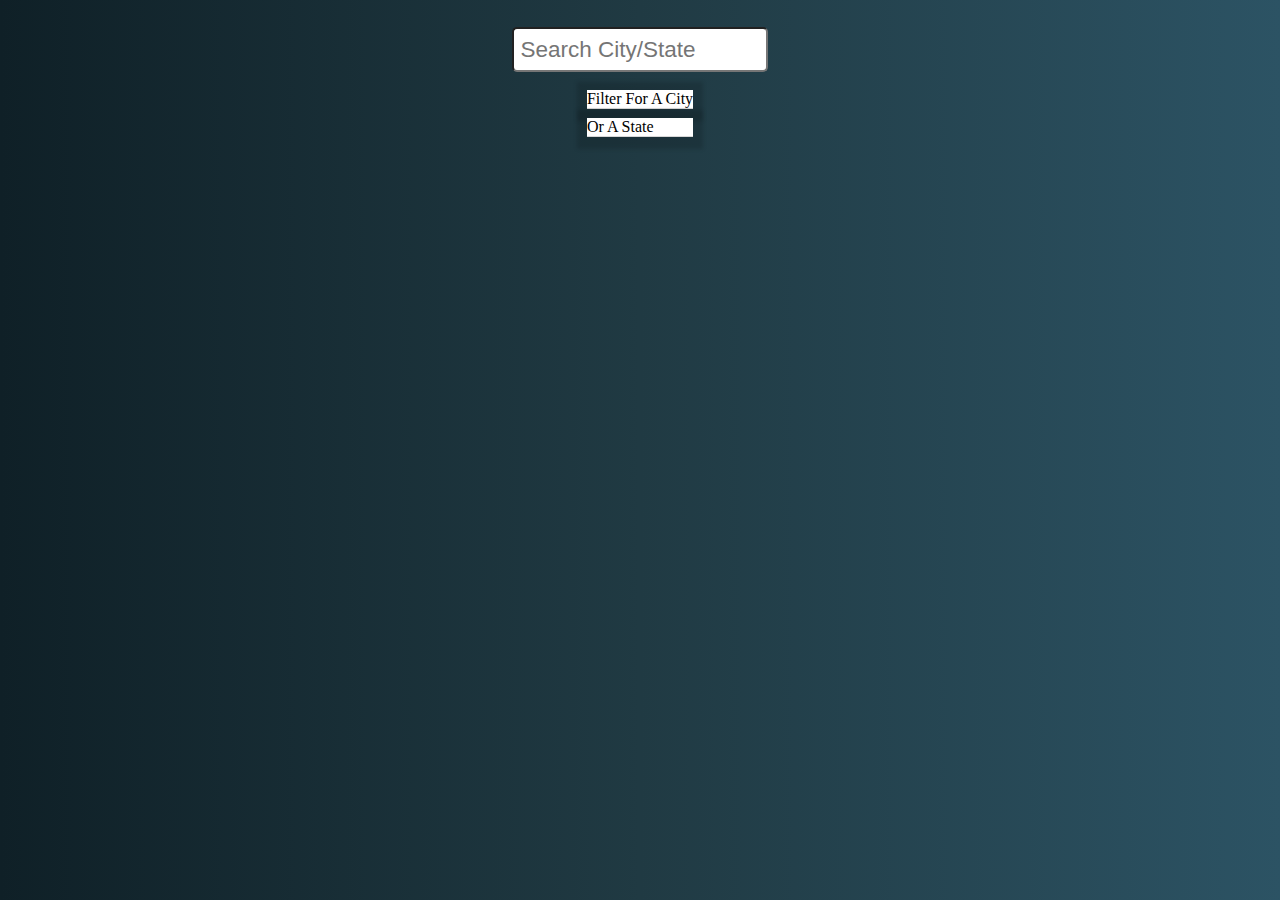
<file: Ajax_TypeAhead/index.html>
<!DOCTYPE html>
<html lang="en">

    <head>
        <meta charset="UTF-8">
        <meta name="viewport" content="width=device-width, initial-scale=1.0">
        <link rel="stylesheet" ` href="style.css">
        <title>AJAX Type Ahead</title>
    </head>

    <body>
        <form class="container">
            <input type="text" placeholder="Search City/State" class="search" />
            <ul class="suggestions">
                <li>Filter for a City</li>
                <li>Or a State</li>
            </ul>
        </form>
        <script src="script.js"></script>
    </body>

</html>
</file>
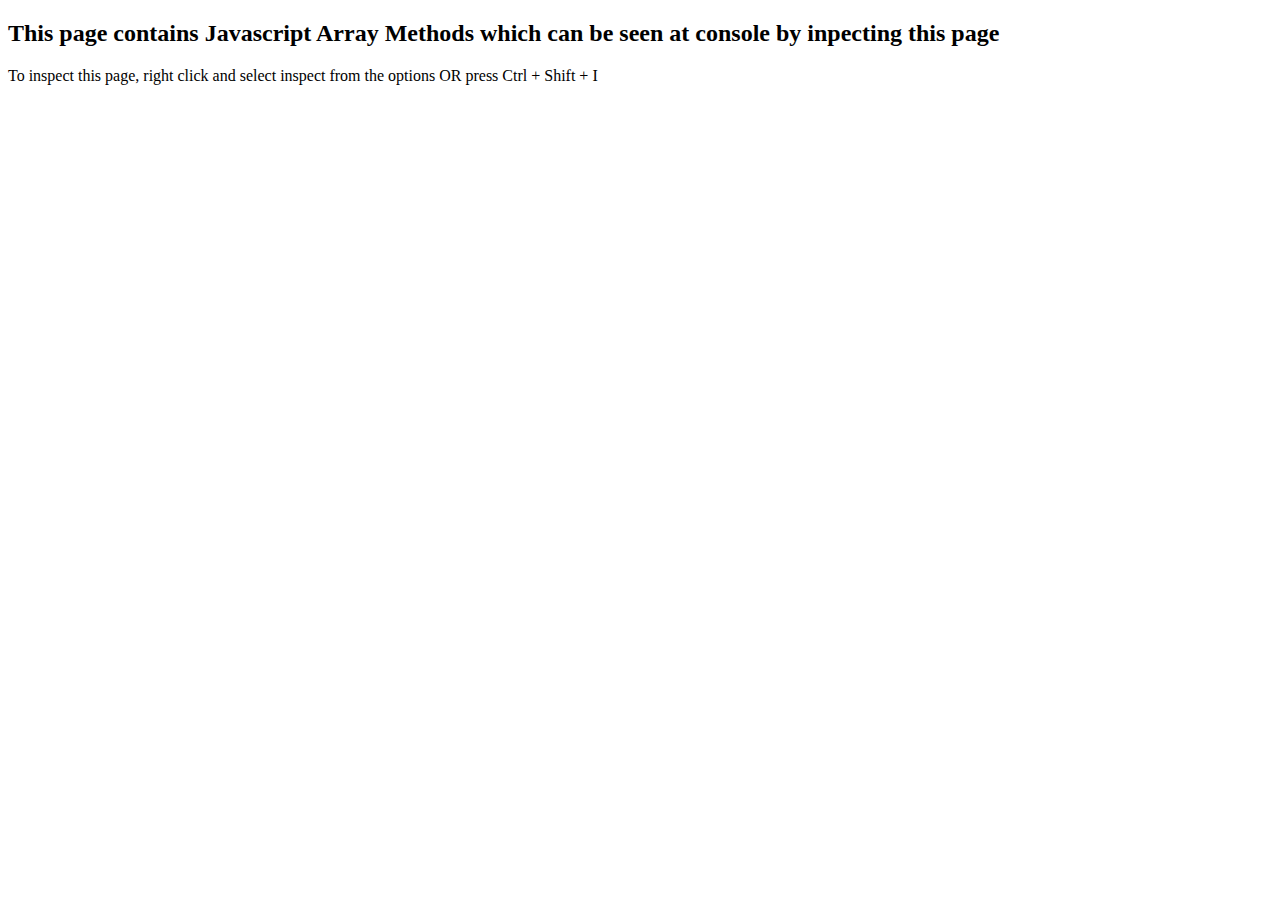
<file: ArrayMethods/index.html>
<!DOCTYPE html>
<html lang="en">

    <head>
        <meta charset="UTF-8">
        <meta name="viewport" content="width=device-width, initial-scale=1.0">
        <title>Array and it's Methods</title>
    </head>

    <body>
        <h2>This page contains Javascript Array Methods which can be seen at console by inpecting this page</h2>
        <p>To inspect this page, right click and select inspect from the options OR press Ctrl + Shift + I </p>

        <script src="script.js"></script>
    </body>

</html>
</file>
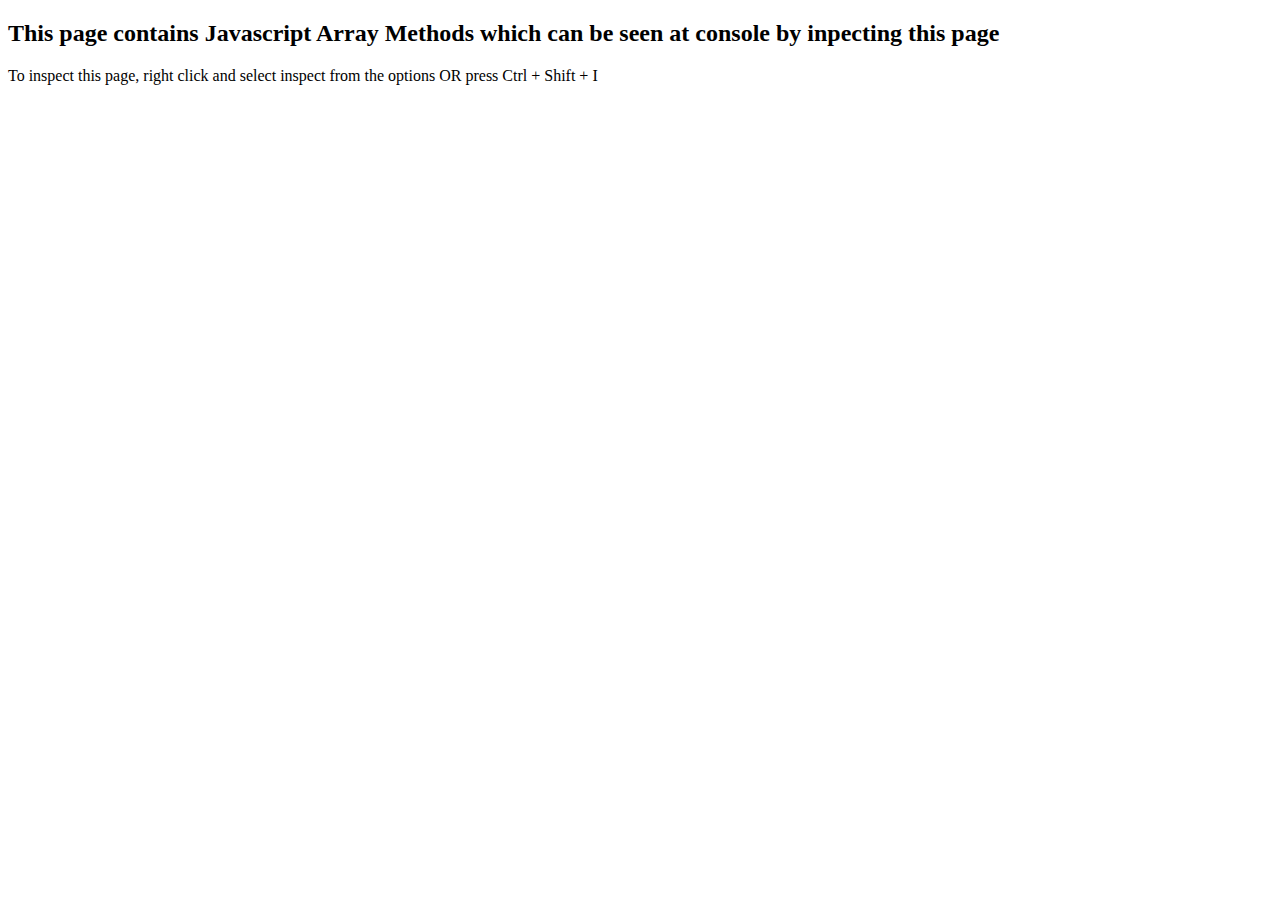
<file: ArrayMethods2/index.html>
<!DOCTYPE html>
<html lang="en">

    <head>
        <meta charset="UTF-8">
        <meta name="viewport" content="width=device-width, initial-scale=1.0">
        <title>Array Methods Part 2</title>
    </head>

    <body>
        <h2>This page contains Javascript Array Methods which can be seen at console by inpecting this page</h2>
        <p>To inspect this page, right click and select inspect from the options OR press Ctrl + Shift + I </p>

        <script src="script.js"></script>
    </body>

</html>
</file>
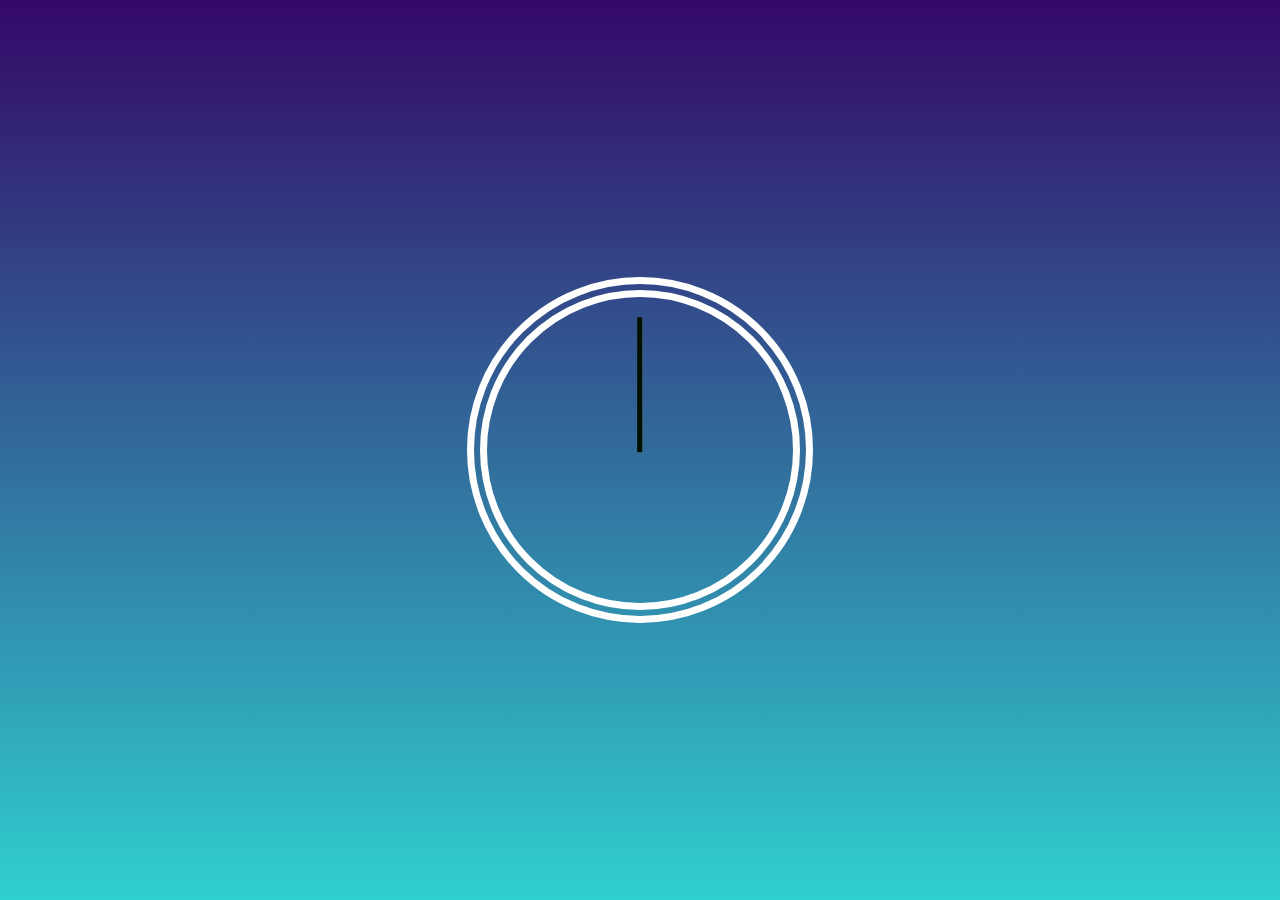
<file: Clock/index.html>
<!DOCTYPE html>
<html lang="en">
<head>
    <meta charset="UTF-8">
    <meta name="viewport" content="width=device-width, initial-scale=1.0">
    <title>Clock</title>
    <link rel="stylesheet" href="style.css">
</head>
<body>
    <div class="clock">
        <div class="clock-face">
            <div class="hand hour-hand"></div>
            <div class="hand min-hand"></div>
            <div class="hand second-hand"></div>
        </div>
    </div>

    <script src="script.js"></script>
</body>
</html>
</file>
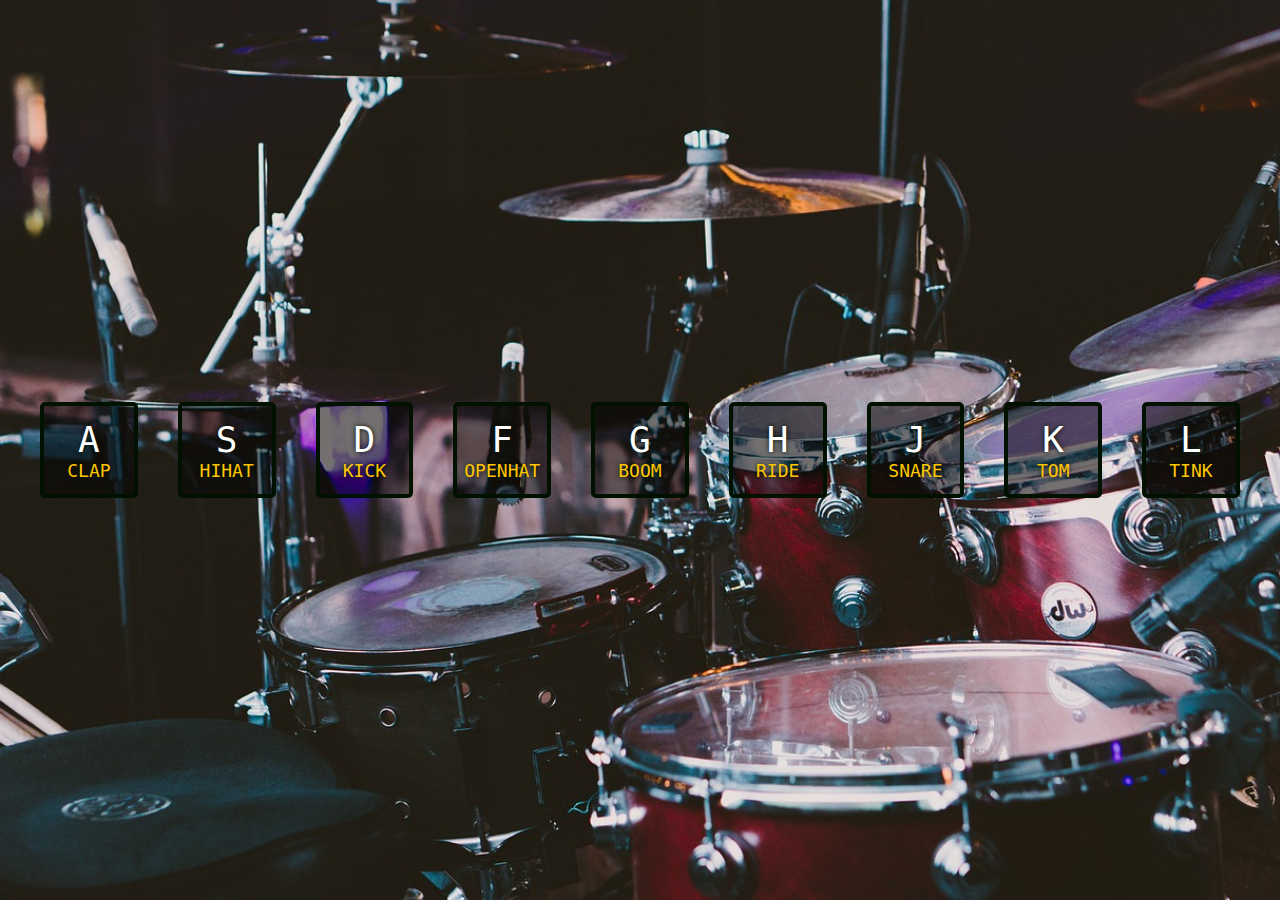
<file: Drum-Kit/index.html>
<!DOCTYPE html>
<html lang="en">

  <head>
    <meta charset="UTF-8" />
    <meta name="viewport" content="width=device-width, initial-scale=1.0" />
    <link rel="stylesheet" href="styles.css" />
    <link rel="shortcut icon" href="./assets/images/favicon.png" type="image/x-icon" />
    <title>Drum Kit</title>
  </head>

  <body>
    <div class="container">
      <div data-key="65" class="key">
        <kbd>A</kbd><span class="sound">Clap</span>
      </div>
      <div data-key="83" class="key">
        <kbd>S</kbd><span class="sound">Hihat</span>
      </div>
      <div data-key="68" class="key">
        <kbd>D</kbd><span class="sound">Kick</span>
      </div>
      <div data-key="70" class="key">
        <kbd>F</kbd><span class="sound">Openhat</span>
      </div>
      <div data-key="71" class="key">
        <kbd>G</kbd><span class="sound">boom</span>
      </div>
      <div data-key="72" class="key">
        <kbd>H</kbd><span class="sound">ride</span>
      </div>
      <div data-key="74" class="key">
        <kbd>J</kbd><span class="sound">snare</span>
      </div>
      <div data-key="75" class="key">
        <kbd>K</kbd><span class="sound">tom</span>
      </div>
      <div data-key="76" class="key">
        <kbd>L</kbd><span class="sound">tink</span>
      </div>
    </div>

    <audio data-key="65" src="./assets/sounds/clap.wav"></audio>
    <audio data-key="83" src="./assets/sounds/hi-hat.wav"></audio>
    <audio data-key="68" src="./assets/sounds/kick.wav"></audio>
    <audio data-key="70" src="./assets/sounds/openhat.wav"></audio>
    <audio data-key="71" src="./assets/sounds/boom.wav"></audio>
    <audio data-key="72" src="./assets/sounds/ride.wav"></audio>
    <audio data-key="74" src="./assets/sounds/snare.wav"></audio>
    <audio data-key="75" src="./assets/sounds/tom.wav"></audio>
    <audio data-key="76" src="./assets/sounds/tink.wav"></audio>

    <script src="script.js"></script>
  </body>

</html>
</file>
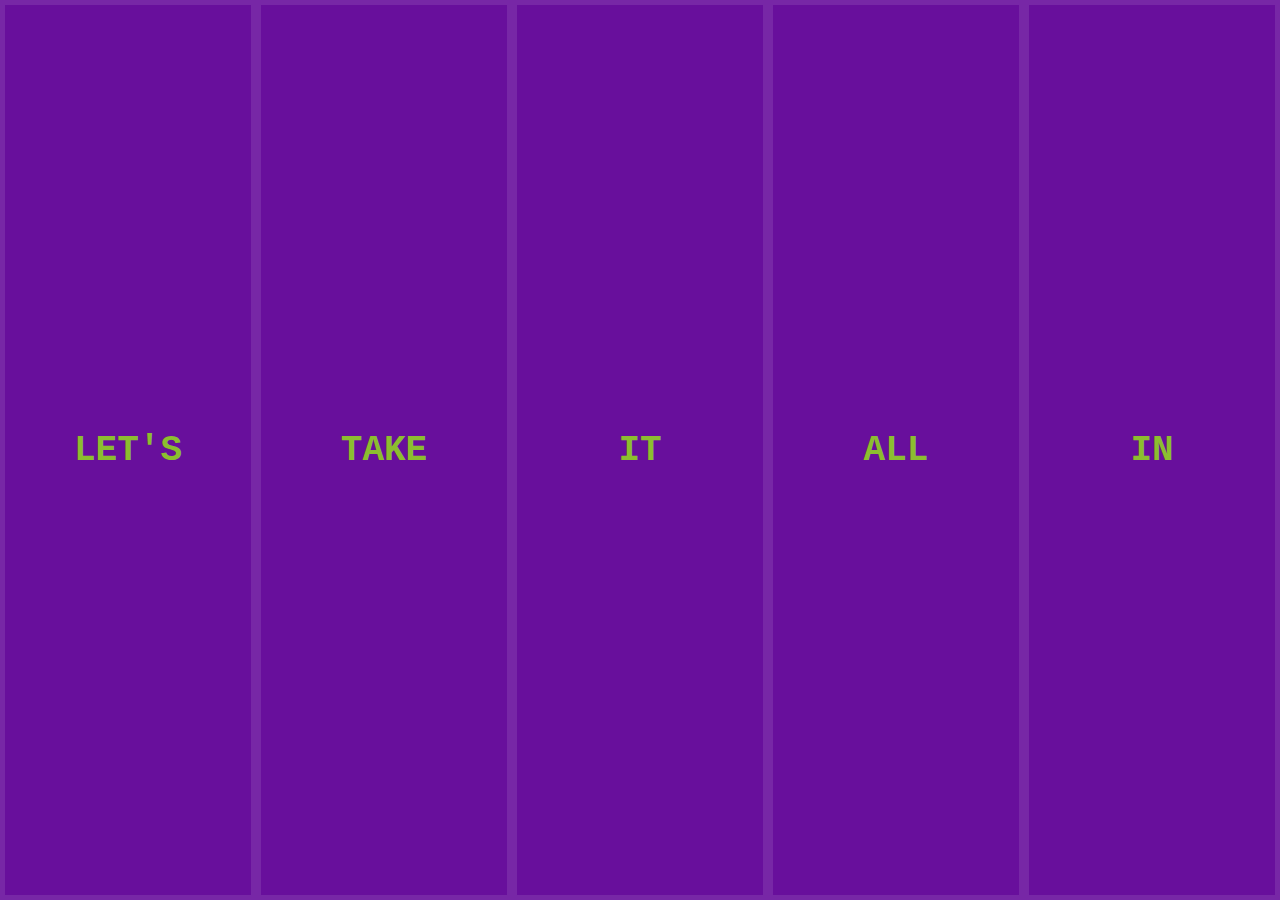
<file: Flex-Panels/index.html>
<!DOCTYPE html>
<html lang="en">
<head>
    <meta charset="UTF-8">
    <meta name="viewport" content="width=device-width, initial-scale=1.0">
    <link rel="stylesheet" href="style.css">
    <title>Flex Panels Image Gallery</title>
</head>

<body>
<div class="panels">
    <div class="panel panel1">
        <p>Hey</p>
        <p>Let's</p>
        <p>Dance</p>
    </div>
    <div class="panel panel2">
        <p>Give</p>
        <p>Take</p>
        <p>Receive</p>
    </div>
    <div class="panel panel3">
        <p>Experience</p>
        <p>It</p>
        <p>Today</p>
    </div>
    <div class="panel panel4">
        <p>Give</p>
        <p>All</p>
        <p>You Can</p>
    </div>
    <div class="panel panel5">
        <p>Life</p>
        <p>In</p>
        <p>Motion</p>
    </div>
</div>

    <script src="script.js"></script>
</body>
</html>
</file>
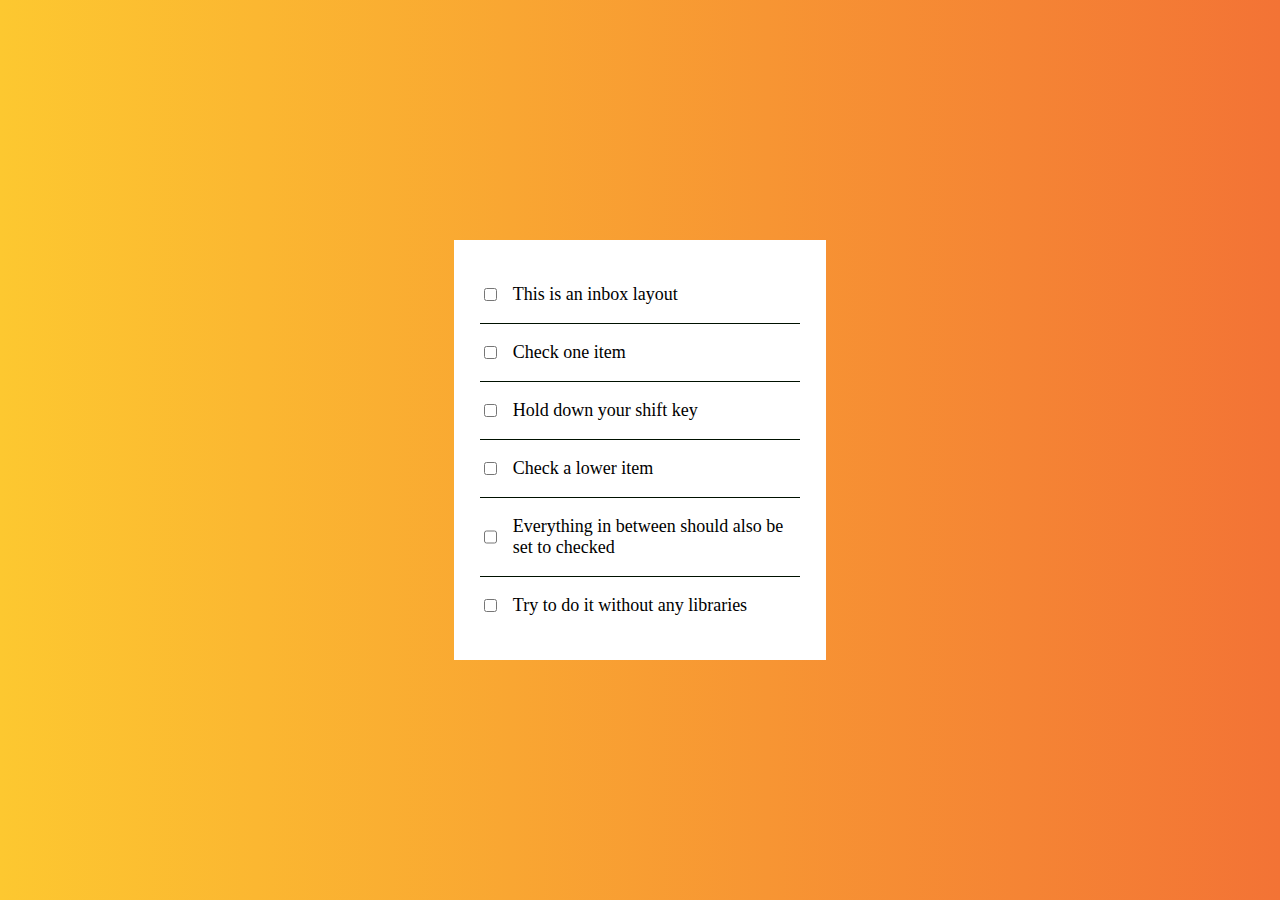
<file: MultipleCheckboxes/index.html>
<!DOCTYPE html>
<html lang="en">

    <head>
        <meta charset="UTF-8">
        <meta name="viewport" content="width=device-width, initial-scale=1.0">
        <title>Multiple Checkboxes</title>
        <link rel="stylesheet" href="style.css">
    </head>

    <body>
        <div class="container">
            <div class="inbox">
                <div class="item">
                    <input type="checkbox">
                    <p>This is an inbox layout</p>
                </div>
                <div class="item">
                    <input type="checkbox">
                    <p>Check one item</p>
                </div>
                <div class="item">
                    <input type="checkbox">
                    <p>Hold down your shift key</p>
                </div>
                <div class="item">
                    <input type="checkbox">
                    <p>Check a lower item</p>
                </div>
                <div class="item">
                    <input type="checkbox">
                    <p>Everything in between should also be set to checked</p>
                </div>
                <div class="item">
                    <input type="checkbox">
                    <p>Try to do it without any libraries</p>
                </div>
            </div>
        </div>
        <script src="script.js"></script>
    </body>

</html>
</file>
<file: Ajax_TypeAhead/style.css>
html {
    background: #0f2027;
    box-sizing: border-box;
}

body {
    margin: 0;
}

*,
*:before,
*:after {
    box-sizing: inherit;
}

.container {
    height: 100vh;
    display: flex;
    flex-direction: column;
    background-image: linear-gradient(to right, #0f2027, #203a43, #2c5364);
    align-items: center;
    justify-content: flex-start;
}

input {
    position: inherit;
    margin-top: 3vh;
    width: 20vw;
    height: 5vh;
    outline: none;
    border-radius: 5px;
    color: #2c5364;
    padding-left: 0.5vw;
    font-size: 2.5vh;
}

.suggestions {
    position: relative;
    margin: 1vh;
    padding: 0;
}

.suggestions li {
    background-color: #fff;
    list-style: none;
    border-bottom: 1px solid #d8d8d8;
    box-shadow: 0 2px 4px 10px rgba(0, 0, 0, 0.14);
    transform: background 0.2s;
    display: flex;
    justify-content: space-between;
    text-transform: capitalize;
    margin: 1vh;
}

span.population {
    font-size: 2vh;
}

.suggestions li :nth-child(even) {
    background: linear-gradient(to bottom, #0f2027 0%, #2c5364 100%);
    color: #fff;
    transform: perspective(100px) rotateX(3deg) translateY(2px) scale(1.001);
}

.suggestions li :nth-child(odd) {
    background: linear-gradient(to top, #ffffff 0%, #EFEFEF 100%);
    transform: perspective(100px) rotateX(-3deg) translateY(3px);
}

.hl {
    background: #2c5364;
}
</file>
<file: Clock/style.css>
body{
    display: flex;
    background-image: linear-gradient(to top, #30cfd0 0%, #330867 100%);
    flex: 1;
    min-height: 100vh;
    margin:0;
    align-items: center;
    justify-content: center;
}
.clock{
    height: 30vh;
    width: 30vh;
    border: 20px double #fff;
    border-radius: 50%;
    position: relative;
    padding: 2vh;
}
.clock-face{
    position: inherit;
    width: 100%;
    height: 100%;
}
.hand{
    width: 50%;
    height: 0.5vh;
    background-color: #010;
    position: absolute;
    top: 50%;
    transform-origin: 100%;
    transform: rotate(90deg);
    transition: all 0.05s;
    transition-timing-function:cubic-bezier(0.1, 2.7, 0.5, 1);
}
.hour-hand{
    background-color: #fff;
}
</file>
<file: Drum-Kit/styles.css>
body{
margin: 0;
}
.container{
    height: 100vh;
    width: 100vw;
    display: flex;
    background: no-repeat url('./assets/images/drum-set.jpg') #ccc;
    align-items: center;
    justify-content:space-evenly;
    flex-direction: row;
    background-size: cover;
}
.key{
    color:#fff;
    border: 4px #010 solid ;
    border-radius: 5px;
    text-align: center;
    width: 6vw;
    padding: 1vw .5vw;
    transition: all 0.07s;
    background: rgba(0, 0, 0, 0.5);
    text-shadow: 0 0 5px #010;
}
kbd{
    display: block;
    font: 4vh monospace ;
}
.sound{
    font: 2vh monospace;
    color: #ffc600;
    text-transform:uppercase;
}
.playing{
    transform: scale(1.1);
    border-color: #ffc600;
    box-shadow: 0 0 10px #ffc600;
}
</file>
<file: Flex-Panels/style.css>
html {
    box-sizing: border-box;
    background: #00ff00;
    font-family: 'Courier New';
}

body {
    margin: 0;
}

*,
*:before,
*:after {
    box-sizing: inherit;
}

.panels {
    display: flex;
    min-height: 100vh;
    overflow: hidden;
}

.panel {
    flex: 1;
    display: flex;
    flex-direction: column;
    background: #680F9C;
    box-shadow: inset 0 0 0 5px rgba(255, 255, 255, 0.1);
    color: #fff;
    align-items: center;
    text-align: center;
    background-size: cover;
    background-position: center;
    font-size: 3.6vh;
    transition:
        font-size 0.7s cubic-bezier(0.075, 0.82, 0.165, 1),
        flex 0.7s cubic-bezier(0.075, 0.82, 0.165, 1),
        background 0.2s;
}

.panel1 {
    background-image: url('https://images.unsplash.com/photo-1535525153412-5a42439a210d?ixlib=rb-4.0.3&ixid=M3wxMjA3fDB8MHxzZWFyY2h8Nnx8ZGFuY2V8ZW58MHx8MHx8fDA%3D&auto=format&fit=crop&w=500&q=60');
}

.panel2 {
    background-image: url('https://images.unsplash.com/photo-1505455184862-554165e5f6ba?ixlib=rb-4.0.3&ixid=M3wxMjA3fDB8MHxzZWFyY2h8NHx8Z2l2ZSUyMGFuZCUyMHRha2V8ZW58MHx8MHx8fDA%3D&auto=format&fit=crop&w=500&q=60');
}

.panel3 {
    background-image: url('https://images.unsplash.com/photo-1682687220363-35e4621ed990?ixlib=rb-4.0.3&ixid=M3wxMjA3fDF8MHxlZGl0b3JpYWwtZmVlZHwzMXx8fGVufDB8fHx8fA%3D%3D&auto=format&fit=crop&w=500&q=60');
}

.panel4 {
    background-image: url('https://plus.unsplash.com/premium_photo-1683734676292-2e621c25be71?ixlib=rb-4.0.3&ixid=M3wxMjA3fDB8MHxzZWFyY2h8MXx8dG9kYXl8ZW58MHx8MHx8fDA%3D&auto=format&fit=crop&w=500&q=60');
}

.panel5 {
    background-image: url('https://images.unsplash.com/photo-1500408698778-2afa347782f3?ixlib=rb-4.0.3&ixid=M3wxMjA3fDB8MHxzZWFyY2h8MTh8fHRyYWlscyUyMG9mJTIwbGlnaHR8ZW58MHx8MHx8fDA%3D&auto=format&fit=crop&w=500&q=60');
}

.panel>* {
    margin: 0;
    width: 100%;
    transition: transform 0.5s;
    flex: 1 0 auto;
    display: flex;
    align-items: center;
    justify-content: center;
}

.panel>*:first-child {
    transform: translateY(-100%)
}

.panel.open-active>*:first-child {
    transform: translateY(0);
}

.panel>*:last-child {
    transform: translateY(100%);
}

.panel.open-active>*:last-child {
    transform: translateY(0);
}

.panel p{
    text-transform: uppercase;
}

.panel p:nth-child(2){
    font-size: 4vh;
    font-weight: bolder;
    color: #8cbe2f
}

.panel.open{
    flex: 5;
}
</file>
<file: MultipleCheckboxes/style.css>
body {
    margin: 0;
}

.container {
    height: 100vh;
    background: linear-gradient(to right, #fdc830, #f37335);
    display: flex;
    align-items: center;
    justify-content: center;
}

.inbox {
    background: #fff;
    width: 25%;
    flex-direction: column;
    padding: 2vw;
}
.item{
    display: flex;
    flex-direction: row;
    border-bottom: 1px solid #010;
}
.item:last-child{
    border-bottom: 0;
}
.item p{
    font-family: poppins;
    font-size: 2vh;
    margin-left: 1vw;
}

input:checked + p{
    text-decoration: line-through;
}
</file>
